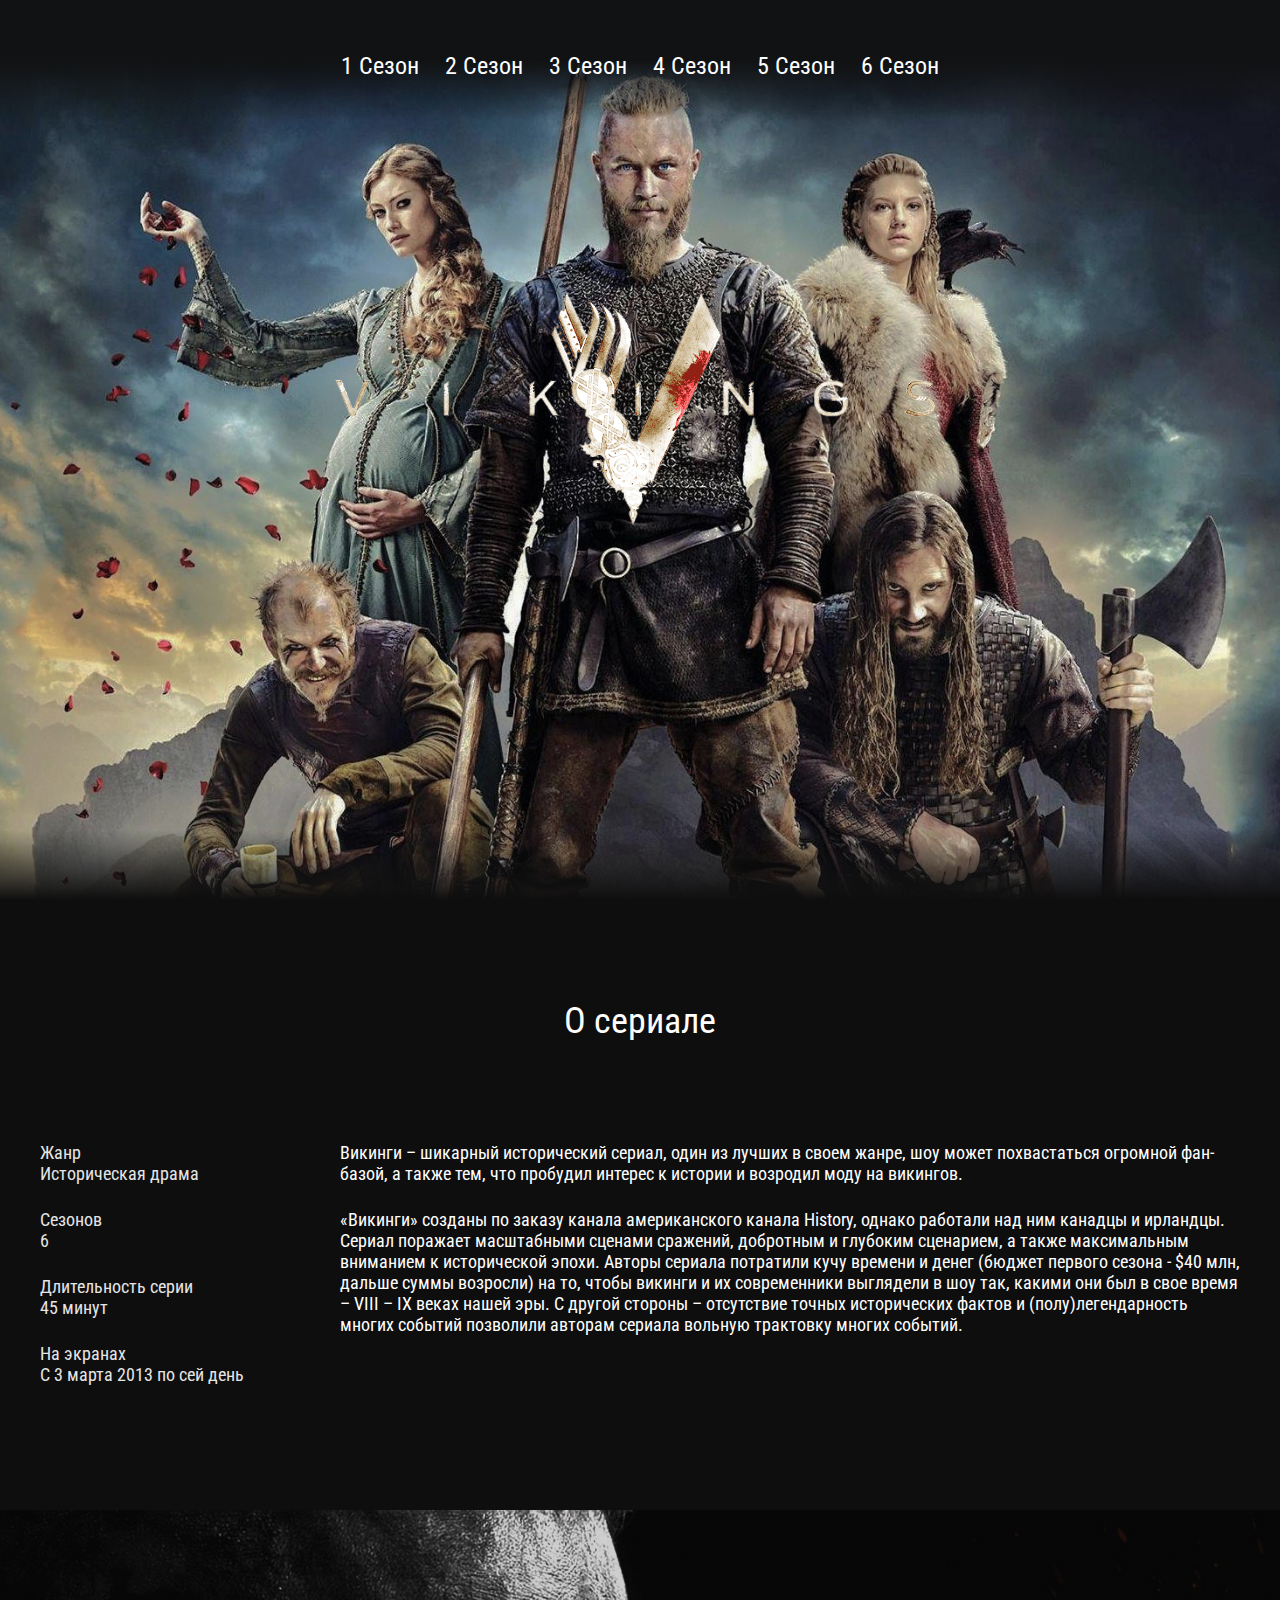
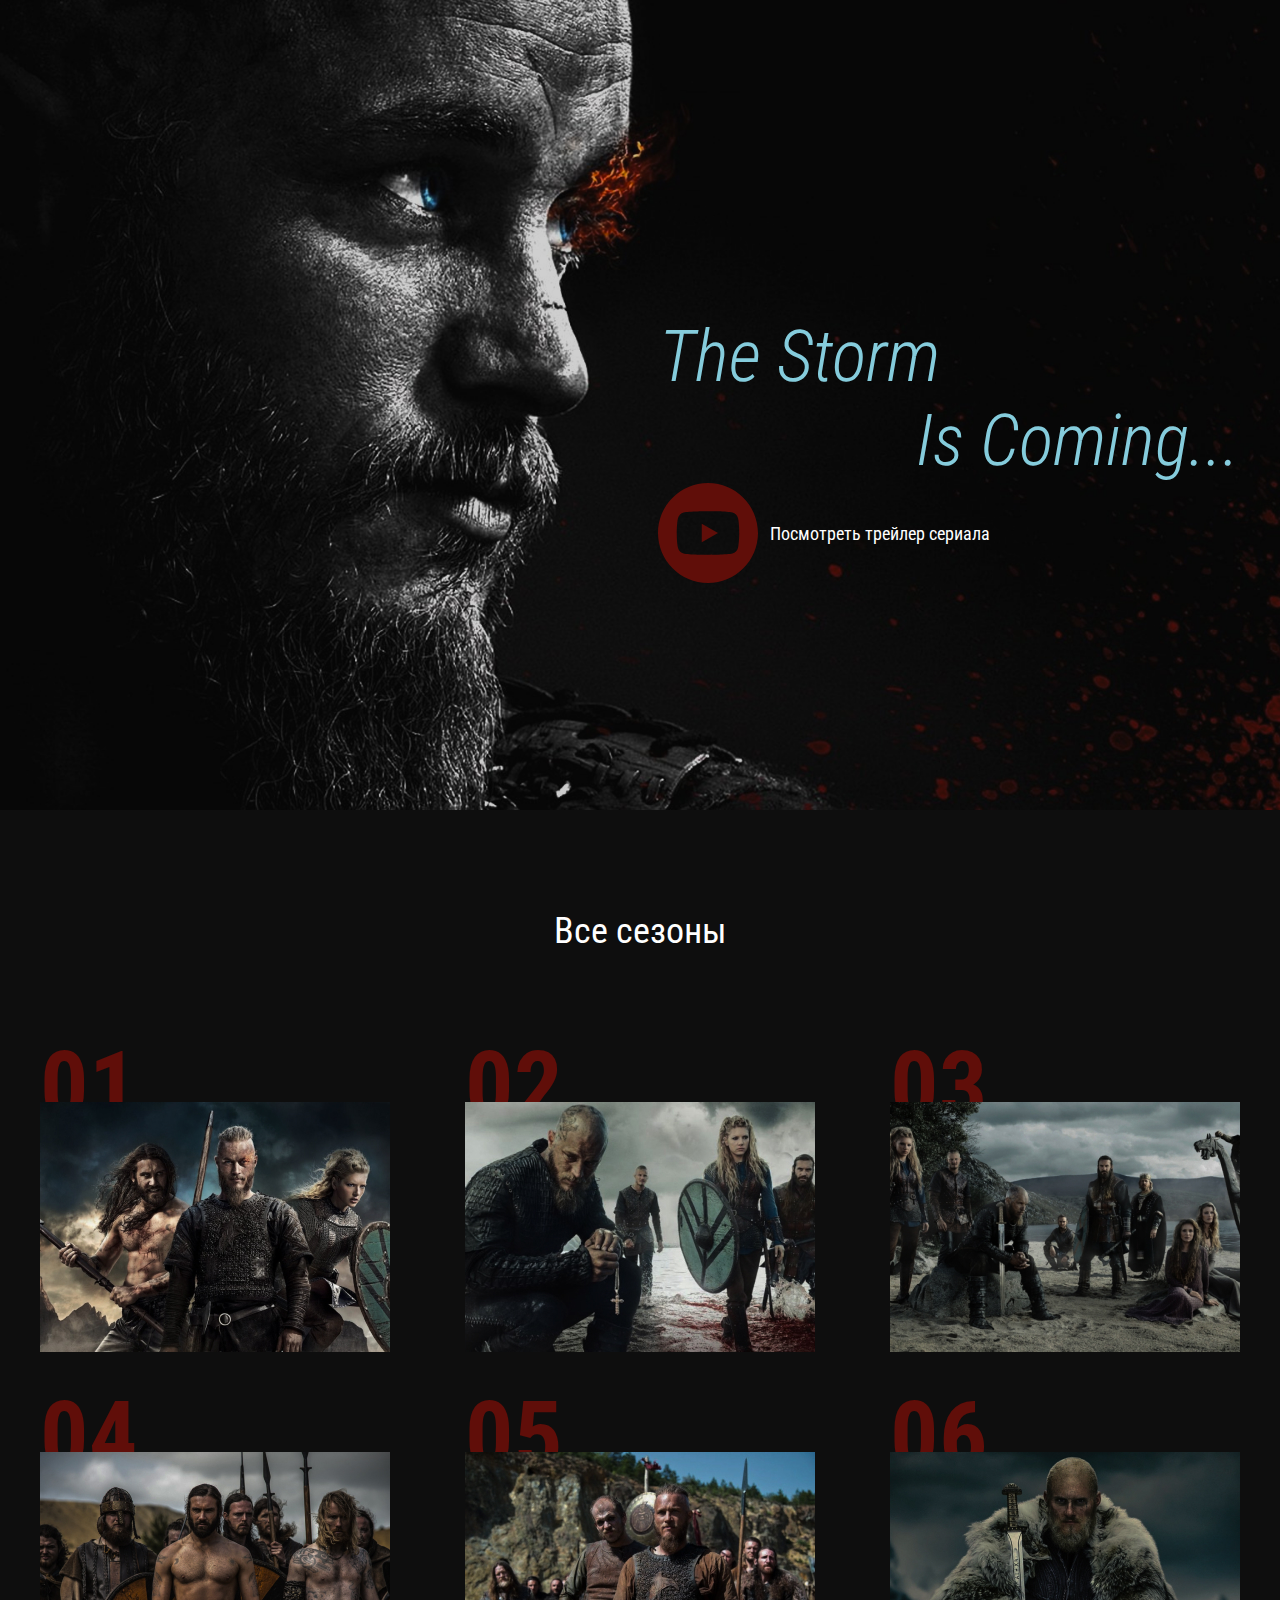
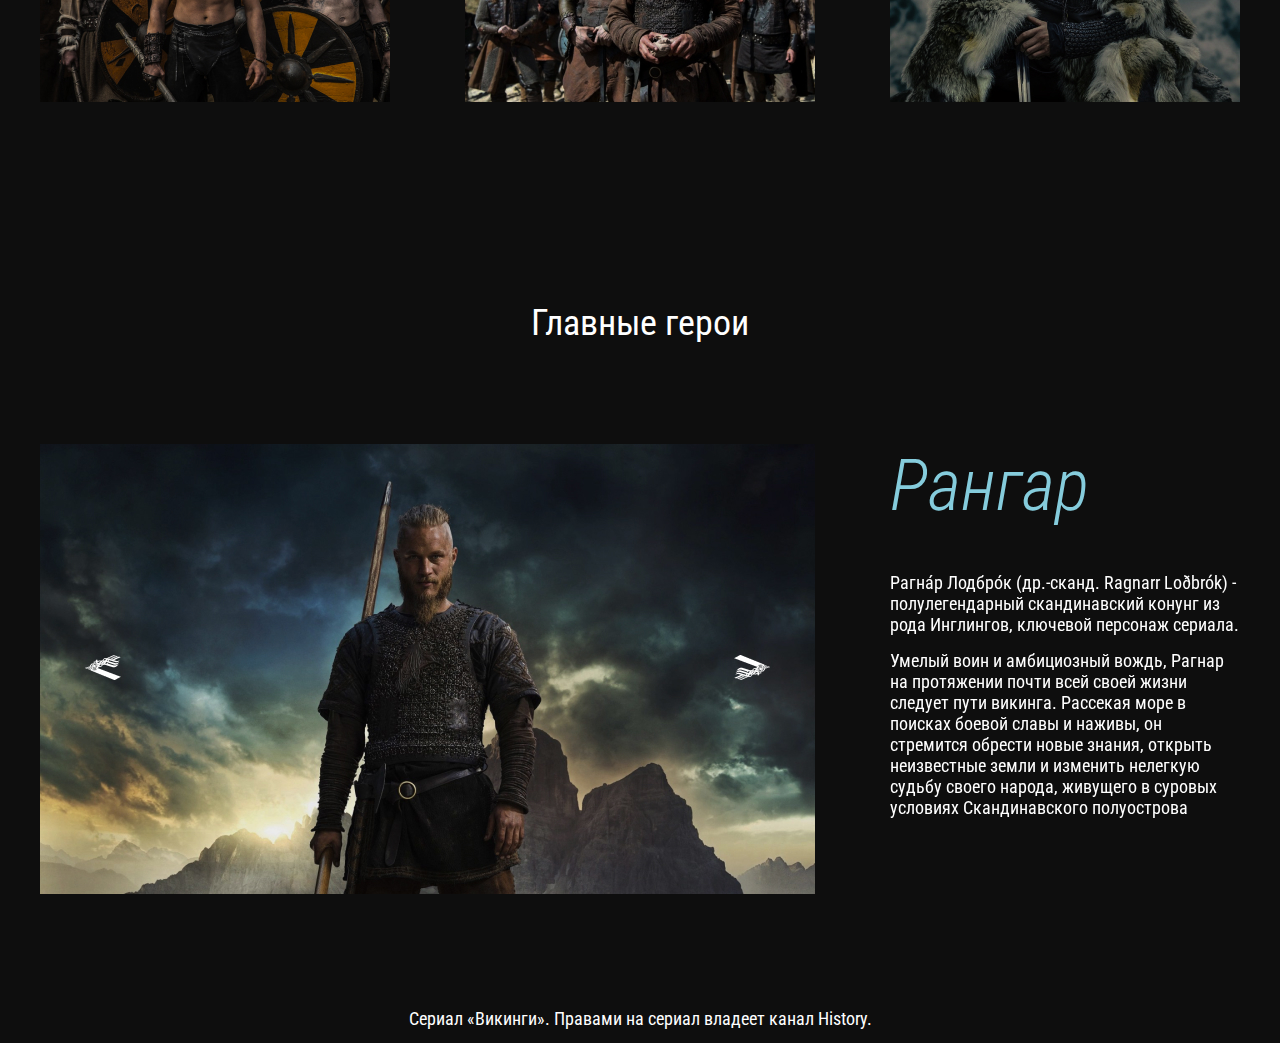
<file: vikings/index.html>
<!DOCTYPE html>
<html lang="ru">
<head>
  <meta charset="UTF-8">
  <meta name="viewport" content="width=device-width, initial-scale=1.0">
  <meta http-equiv="X-UA-Compatible" content="ie=edge">
  <title>Document</title>
  <link rel="preconnect" href="https://fonts.gstatic.com">
  <link href="https://fonts.googleapis.com/css2?family=Roboto+Condensed:ital,wght@0,400;0,700;1,300&display=swap" rel="stylesheet">
  <link rel="stylesheet" href="css/reset.css">
  <link rel="stylesheet" href="css/slick.css">
  <link rel="stylesheet" href="css/jquery.fancybox.css">
  <link rel="stylesheet" href="css/style.css">
</head>
<body>

  <header class="header">
    <nav class="menu">
      <button class="menu__btn">
        <span class="menu__btn-link"></span>
      </button>
      <ul class="menu__list">
        <li class="menu__list-item">
          <a class="menu__list-link"  href="season-1.html">1 Сезон</a>
        </li>
        <li class="menu__list-item">
          <a class="menu__list-link"  href="#">2 Сезон</a>
        </li>
        <li class="menu__list-item">
          <a class="menu__list-link"  href="#">3 Сезон</a>
        </li>
        <li class="menu__list-item">
          <a class="menu__list-link"  href="#">4 Сезон</a>
        </li>
        <li class="menu__list-item">
          <a class="menu__list-link"  href="#">5 Сезон</a>
        </li>
        <li class="menu__list-item">
          <a class="menu__list-link"  href="#">6 Сезон</a>
        </li>
      </ul>
    </nav>
    <div class="logo">
      <img class="logo__img" src="images/logo.png" alt="Логотип">
    </div>
  </header>

  <section class="about section-page">
    <div class="container">
      <h3 class="title">О сериале</h3>
      <div class="about__inner">
        <ul class="about__info">
          <li class="about__info-item">
            Жанр
            <span>Историческая драма</span>
          </li>
          <li class="about__info-item">
            Сезонов
            <span>6</span>
          </li>
          <li class="about__info-item">
            Длительность серии
            <span>45 минут</span>
          </li>
          <li class="about__info-item">
            На экранах
            <span>С 3 марта 2013 по сей день</span>
          </li>
        </ul>
        <div class="about__text">
          <p>Викинги – шикарный исторический сериал, один из лучших в своем жанре, шоу может похвастаться огромной фан-базой, а также тем, что пробудил интерес к истории и возродил моду на викингов.</p>
          <p>
            «Викинги» созданы по заказу канала американского канала History, однако работали над ним канадцы и ирландцы. Сериал поражает масштабными сценами сражений, добротным и глубоким сценарием, а также максимальным вниманием к исторической эпохи. Авторы сериала потратили кучу времени и денег (бюджет первого сезона - $40 млн, дальше суммы возросли) на то, чтобы викинги и их современники выглядели в шоу так, какими они был в свое время – VIII – IX веках нашей эры. С другой стороны – отсутствие точных исторических фактов и (полу)легендарность многих событий позволили авторам сериала вольную трактовку многих событий.
          </p>
        </div>
      </div>
    </div>
  </section>

  <section class="video">
    <div class="container">
      <h3 class="video__text">
        <span>The Storm</span>
        Is Coming...
      </h3>
      <a class="video__btn" data-fancybox href="https://youtu.be/NBb16wT5MEs">Посмотреть трейлер сериала</a>
    </div>
  </section>

  <section class="seasons section-page">
    <div class="container">
      <h3 class="title">Все сезоны</h3>
      <ol class="seasons__inner">
        <li class="seasons__item" style="background-image: url('images/seasons-image-1.jpg');">
          <a class="seasons__link" href="season-1.html">Смотреть</a>
        </li>
        <li class="seasons__item" style="background-image: url('images/seasons-image-2.jpg');">
          <a class="seasons__link" href="#">Смотреть</a>
        </li>
        <li class="seasons__item" style="background-image: url('images/seasons-image-3.jpg');">
          <a class="seasons__link" href="#">Смотреть</a>
        </li>
        <li class="seasons__item" style="background-image: url('images/seasons-image-4.jpg');">
          <a class="seasons__link" href="#">Смотреть</a>
        </li>
        <li class="seasons__item" style="background-image: url('images/seasons-image-5.jpg');">
          <a class="seasons__link" href="#">Смотреть</a>
        </li>
        <li class="seasons__item" style="background-image: url('images/seasons-image-6.jpg');">
          <a class="seasons__link" href="#">Смотреть</a>
        </li>
      </ol>
    </div>
  </section>

  <section class="heroes section-page">
    <div class="container">
      <h3 class="title">Главные герои</h3>
      <div class="heroes__inner">
        <div class="heroes__slider-img">
          <img class="heroes__images" src="images/hero-1.jpg" alt="">
          <img class="heroes__images" src="images/hero-1.jpg" alt="">
          <img class="heroes__images" src="images/hero-1.jpg" alt="">
        </div>
        <div class="heroes__slider-text">
          <div class="heroes__text">
            <h4 class="heroes__name">Рангар</h4>
            <p>Рагна́р Лодбро́к (др.-сканд. Ragnarr Loðbrók) - полулегендарный скандинавский конунг из рода Инглингов, ключевой персонаж сериала.</p>
            <p>Умелый воин и амбициозный вождь, Рагнар на протяжении почти всей своей жизни следует пути викинга. Рассекая море в поисках боевой славы и наживы, он стремится обрести новые знания, открыть неизвестные земли и изменить нелегкую судьбу своего народа, живущего в суровых условиях Скандинавского полуострова</p>
          </div>
          <div class="heroes__text">
            <h4 class="heroes__name">Рангар2</h4>
            <p>Рагна́р Лодбро́к (др.-сканд. Ragnarr Loðbrók) - полулегендарный скандинавский конунг из рода Инглингов, ключевой персонаж сериала.</p>
            <p>Умелый воин и амбициозный вождь, Рагнар на протяжении почти всей своей жизни следует пути викинга. Рассекая море в поисках боевой славы и наживы, он стремится обрести новые знания, открыть неизвестные земли и изменить нелегкую судьбу своего народа, живущего в суровых условиях Скандинавского полуострова</p>
          </div>
          <div class="heroes__text">
            <h4 class="heroes__name">Рангар3</h4>
            <p>Рагна́р Лодбро́к (др.-сканд. Ragnarr Loðbrók) - полулегендарный скандинавский конунг из рода Инглингов, ключевой персонаж сериала.</p>
            <p>Умелый воин и амбициозный вождь, Рагнар на протяжении почти всей своей жизни следует пути викинга. Рассекая море в поисках боевой славы и наживы, он стремится обрести новые знания, открыть неизвестные земли и изменить нелегкую судьбу своего народа, живущего в суровых условиях Скандинавского полуострова</p>
          </div>
        </div>
      </div>
    </div>
  </section>

  <footer class="footer">
    <div class="container">
      <p class="copy">Сериал «Викинги». Правами на сериал владеет канал History.</p>
    </div>
  </footer>

  <script src="https://ajax.googleapis.com/ajax/libs/jquery/3.4.1/jquery.min.js"></script>
  <script src="js/slick.min.js"></script>
  <script src="js/jquery.fancybox.min.js"></script>
  <script src="js/main.js"></script>
</body>
</html>
</file>
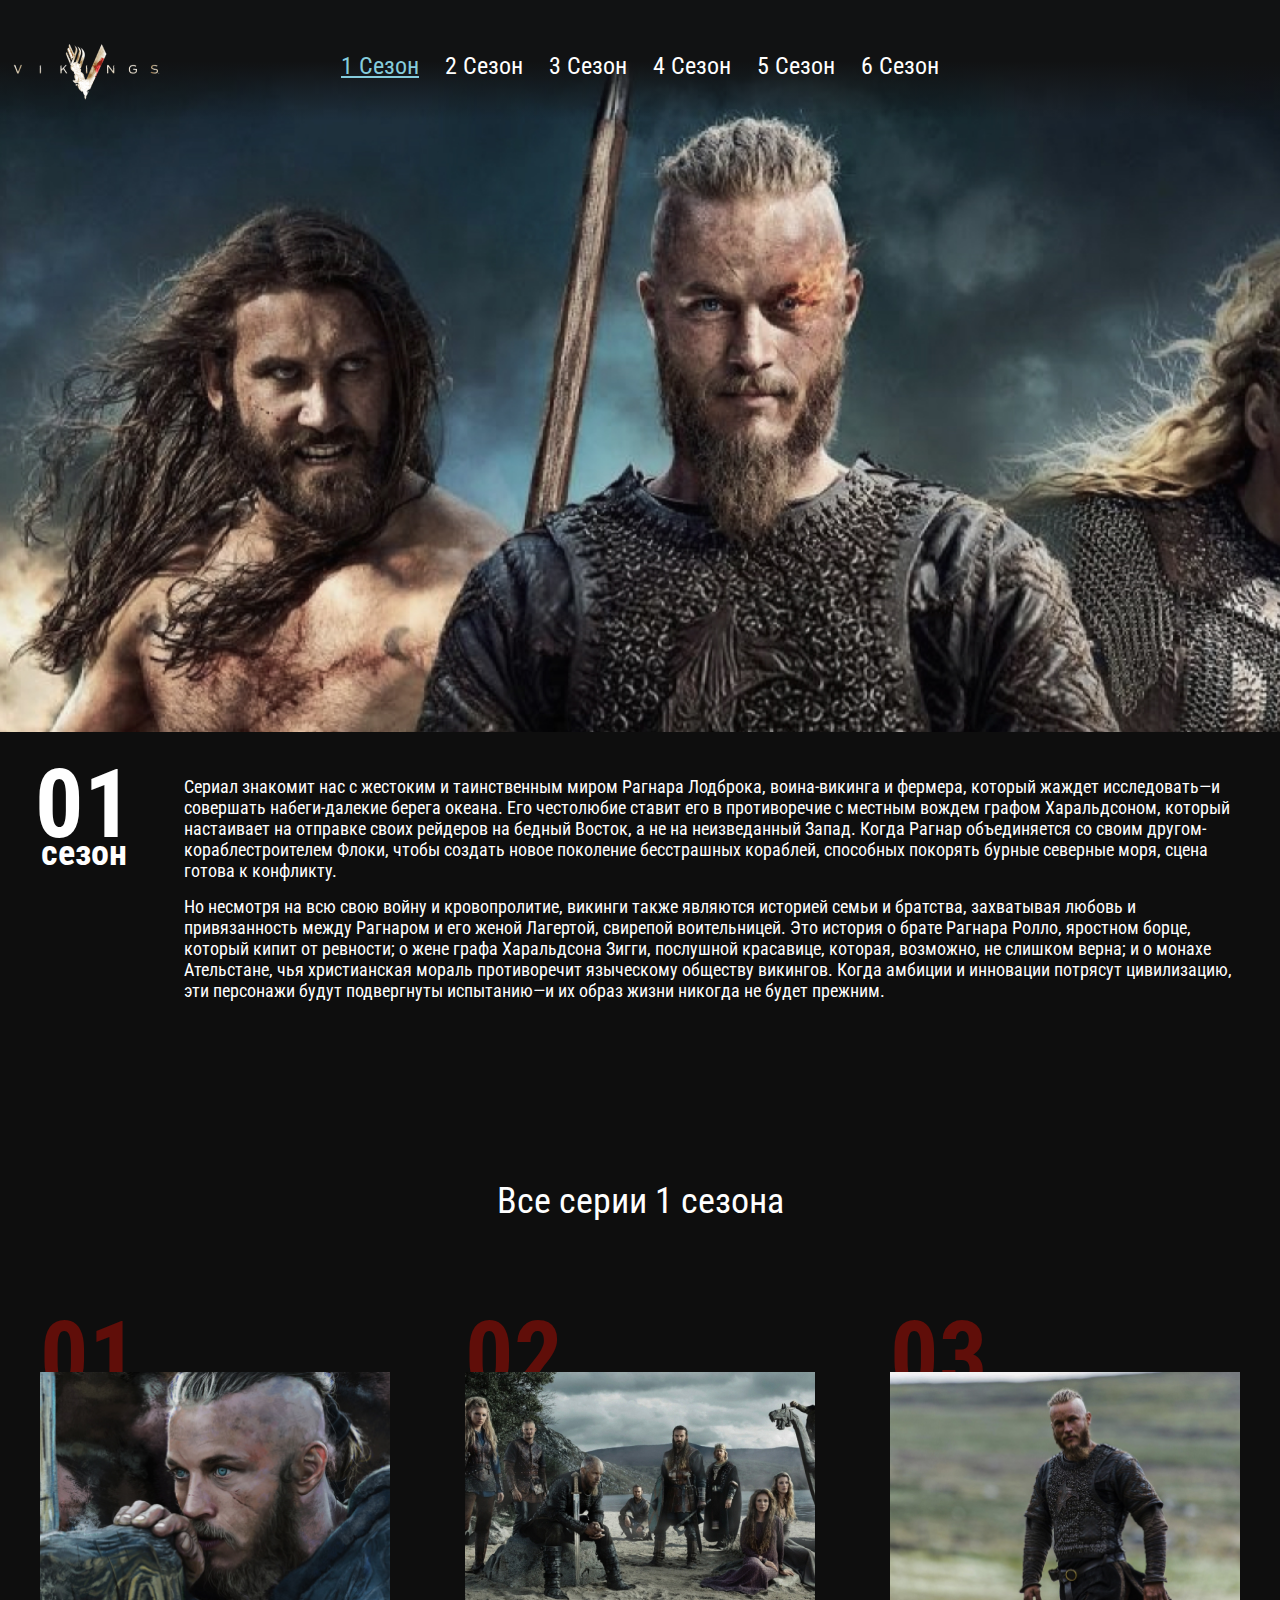
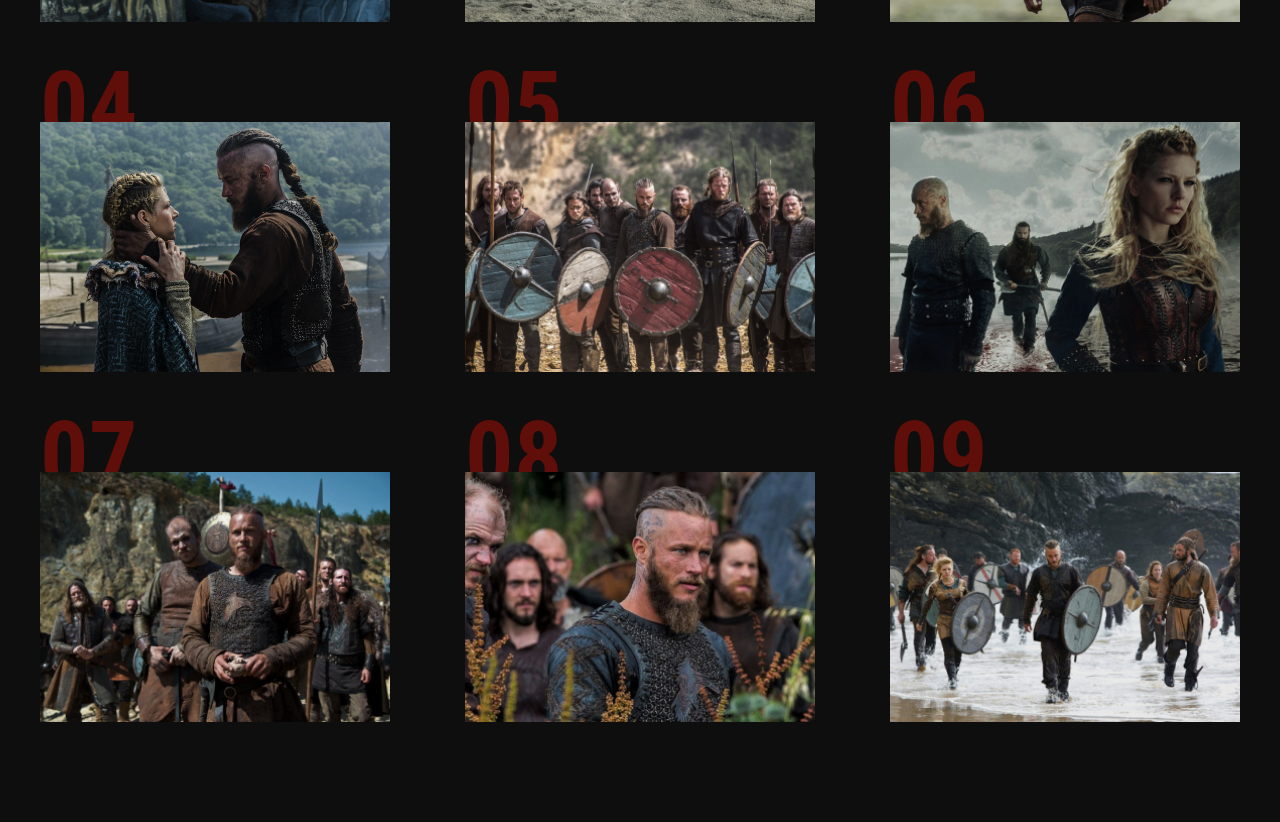
<file: vikings/season-1.html>
<!DOCTYPE html>
<html lang="ru">
<head>
    <meta charset="UTF-8">
    <meta name="viewport" content="width=device-width, initial-scale=1.0">
    <meta http-equiv="X-UA-Compatible" content="ie=edge">
    <title>Document</title>
    <link rel="preconnect" href="https://fonts.gstatic.com">
    <link href="https://fonts.googleapis.com/css2?family=Roboto+Condensed:ital,wght@0,400;0,700;1,300&display=swap" rel="stylesheet">
    <link rel="stylesheet" href="css/reset.css">
    <link rel="stylesheet" href="css/slick.css">
    <link rel="stylesheet" href="css/jquery.fancybox.css">
    <link rel="stylesheet" href="css/style.css">
</head>
<body>
<header class="page-header">
    <nav class="menu">
        <button class="menu__btn">
            <span></span>
        </button>
        <div class="menu__container">
            <a class="page-logo" href="index.html">
                <img src="images/logo1.png" alt="">
            </a>
            <ul class="menu__list">
                <li class="menu__list-item">
                    <a class="menu__list-link menu__list-link--active"  href="#">1 Сезон</a>
                </li>
                <li class="menu__list-item">
                    <a class="menu__list-link"  href="#">2 Сезон</a>
                </li>
                <li class="menu__list-item">
                    <a class="menu__list-link"  href="#">3 Сезон</a>
                </li>
                <li class="menu__list-item">
                    <a class="menu__list-link"  href="#">4 Сезон</a>
                </li>
                <li class="menu__list-item">
                    <a class="menu__list-link"  href="#">5 Сезон</a>
                </li>
                <li class="menu__list-item">
                    <a class="menu__list-link"  href="#">6 Сезон</a>
                </li>
            </ul>
        </div>
    </nav>
    <div class="season-info">
        <div class="season-info__num">
            01
            <span>сезон</span>
        </div>
        <div class="season-info__text">
            <p>Сериал знакомит нас с жестоким и таинственным миром Рагнара Лодброка, воина-викинга и фермера, который жаждет исследовать—и совершать набеги-далекие берега океана. Его честолюбие ставит его в противоречие с местным вождем графом Харальдсоном, который настаивает на отправке своих рейдеров на бедный Восток, а не на неизведанный Запад. Когда Рагнар объединяется со своим другом-кораблестроителем Флоки, чтобы создать новое поколение бесстрашных кораблей, способных покорять бурные северные моря, сцена готова к конфликту.</p>
            <p>Но несмотря на всю свою войну и кровопролитие, викинги также являются историей семьи и братства, захватывая любовь и привязанность между Рагнаром и его женой Лагертой, свирепой воительницей. Это история о брате Рагнара Ролло, яростном борце, который кипит от ревности; о жене графа Харальдсона Зигги, послушной красавице, которая, возможно, не слишком верна; и о монахе Ательстане, чья христианская мораль противоречит языческому обществу викингов. Когда амбиции и инновации потрясут цивилизацию, эти персонажи будут подвергнуты испытанию—и их образ жизни никогда не будет прежним.</p>
        </div>
    </div>
</header>
<section class="seasons section-page">
    <div class="container">
        <h3 class="title">Все серии 1 сезона</h3>
        <ol class="seasons__inner">
            <li class="seasons__item" style="background-image: url('images/series-images-1.jpg');">
                <a class="seasons__link" data-fancybox="gallery" href="https://youtu.be/NBb16wT5MEs?autoplay=0">Смотреть</a>
            </li>
            <li class="seasons__item" style="background-image: url('images/series-images-2.jpg');">
                <a class="seasons__link" data-fancybox="gallery" href="https://youtu.be/NBb16wT5MEs?autoplay=0">Смотреть</a>
            </li>
            <li class="seasons__item" style="background-image: url('images/series-images-3.jpg');">
                <a class="seasons__link" data-fancybox="gallery" href="https://youtu.be/NBb16wT5MEs?autoplay=0">Смотреть</a>
            </li>
            <li class="seasons__item" style="background-image: url('images/series-images-4.jpg');">
                <a class="seasons__link" data-fancybox="gallery" href="https://youtu.be/NBb16wT5MEs?autoplay=0">Смотреть</a>
            </li>
            <li class="seasons__item" style="background-image: url('images/series-images-5.jpg');">
                <a class="seasons__link" data-fancybox="gallery" href="https://youtu.be/NBb16wT5MEs?autoplay=0">Смотреть</a>
            </li>
            <li class="seasons__item" style="background-image: url('images/series-images-6.jpg');">
                <a class="seasons__link" data-fancybox="gallery" href="https://youtu.be/NBb16wT5MEs?autoplay=0">Смотреть</a>
            </li>
            <li class="seasons__item" style="background-image: url('images/series-images-7.jpg');">
                <a class="seasons__link" data-fancybox="gallery" href="https://youtu.be/NBb16wT5MEs?autoplay=0">Смотреть</a>
            </li>
            <li class="seasons__item" style="background-image: url('images/series-images-8.jpg');">
                <a class="seasons__link" data-fancybox="gallery" href="https://youtu.be/NBb16wT5MEs?autoplay=0">Смотреть</a>
            </li>
            <li class="seasons__item" style="background-image: url('images/series-images-9.jpg');">
                <a class="seasons__link" data-fancybox="gallery" href="https://youtu.be/NBb16wT5MEs?autoplay=0">Смотреть</a>
            </li>
        </ol>
    </div>
</section>


<script src="https://ajax.googleapis.com/ajax/libs/jquery/3.4.1/jquery.min.js"></script>
<script src="js/slick.min.js"></script>
<script src="js/jquery.fancybox.min.js"></script>
<script src="js/main.js"></script>
</body>
</html>
</file>
<file: vikings/css/style.css>
*{
    box-sizing: border-box;
}

body{
    background-color: #0E0E0E;
    color: #fff;
    font-weight: 400;
    font-family: 'Roboto Condensed', sans-serif;
    font-size: 18px;
    line-height: 21px;
}

a{
    color: inherit;
    text-decoration: none;
}

ul{
    list-style: none;
}

.container{
    max-width: 1230px;
    padding: 0 15px;
    margin: 0 auto;
}

.section-page{
    padding: 100px 0;
}

.title{
    text-align: center;
    margin-bottom: 100px;
    font-size: 36px;
    line-height: 42px;
    font-weight: 400;
}

.header{
    background-image: url('../images/header-bg.jpg');
    height: 100vh;
    background-repeat: no-repeat;
    background-size: cover;
    background-position: center 50px;
    text-align: center;
    position: relative;
}

.header::after{
    content: "";
    position: absolute;
    height: 70px;
    bottom: 0;
    width: 100%;
    background: linear-gradient(180deg, #0E0E0E 0%, rgba(17, 17, 17, 0.850295) 16.53%, rgba(32, 31, 33, 0) 100%);
    transform: rotate(180deg);
    left: 0;
}

.menu{
    position: relative;
    padding: 50px 0 58px;
    background: linear-gradient(180deg, #111213 0%, #111213 43.62%, rgba(32, 31, 33, 0) 86.33%);
}

.menu__btn{
    display: none;
}

.menu__list{
    display: flex;
    justify-content: center;
}

.menu__list-item{
    padding: 0 13px;
}

.menu__list-link{
    font-size: 36px;
    line-height: 42px;
}

.menu__list-link:hover, .menu__list-link--active{
    color: #85CCDC;
    text-decoration: underline;
}

.logo{
    padding-top: 17vh;
}

.about__inner{
    display: flex;
}

.about__info{
    width: 375px;
    margin-right: 50px;
    flex: none;
}

.about__info-item{
    margin-bottom: 25px;
    color: #E5E5E5;
}

.about__info-item span{
    display: block;
}

.about__text p{
    margin-bottom: 25px;
}

.video{
    background-image: url('../images/video-bg.jpg');
    height: 100vh;
    background-repeat: no-repeat;
    background-size: cover;
    background-position: center center;
    text-align: right;
}

.video__text{
    font-style: italic;
    font-weight: 300;
    font-size: 72px;
    line-height: 84px;
    color: #85CCDC;
    padding-top: 45vh;
    margin-bottom: 40px;
}

.video__text span{
    display: block;
    padding-right: 300px;
}

.video__btn{
    padding-left: 112px;
    position: relative;
    margin-right: 250px;
}

.video__btn::before{
    content: "";
    position: absolute;
    width: 100px;
    height: 100px;
    left: 0;
    background-image: url('../images/youtube-btn.svg');
    top: -40px;
}

.seasons__inner{
    display: grid;
    grid-template-columns: repeat(auto-fill, minmax(284px, 1fr));
    grid-gap: 100px 75px;
    counter-reset: number;
    padding-top: 50px;
}

.seasons__item{
    height: 250px;
    background-image: url('../images/seasons-image-2.jpg');
    background-repeat: no-repeat;
    background-size: cover;
    background-position: center center;
    list-style: none;
    position: relative;
    display: flex;
    justify-content: center;
    align-items: center;
}

.seasons__item:hover .seasons__link{
    opacity: 1;
}

.seasons__item::before{
    content: "0" counter(number);
    counter-increment: number;
    position: absolute;
    font-weight: bold;
    font-size: 96px;
    line-height: 112px;
    color: #600E09;
    left: 0;
    top: -72px;
    z-index: -1;
}

.seasons__item:nth-child(n+10)::before{
    content: counter(number);
}

.seasons__item:hover::after{
    content: "";
    position: absolute;
    top: 0;
    left: 0;
    right: 0;
    bottom: 0;
    background: rgba(14, 14, 14, 0.8);
}

.seasons__link{
    font-size: 36px;
    line-height: 42px;
    padding: 12px 78px 11px;
    background-color: #0e0e0e;
    opacity: 0;
    transition: all .3s;
    z-index: 2;
}

.heroes__inner{
    display: flex;
    justify-content: space-between;
}

.heroes__slider-img{
    max-width: 775px;
}

.heroes__slider-text{
    max-width: 350px;
}

.slick-btn{
    position: absolute;
    top: 50%;
    transform: translateY(-50%);
    border: none;
    background-color: transparent;
    z-index: 5;
    cursor: pointer;
    outline: none;
}

.slick-prev{
    left: 38px;
}

.slick-next{
    right: 38px;
}

.heroes__name{
    font-style: italic;
    font-weight: 300;
    font-size: 72px;
    line-height: 84px;
    color: #85CCDC;
    margin-bottom: 44px;
}

.heroes__text p{
    margin-bottom: 15px;
}

.copy{
    padding: 14px 0 14px;
    text-align: center;
}



/* START SEASON 1 */
.page-header{
    background-image: url("../images/season-1-bg.jpg");
    background-repeat: no-repeat;
    background-position: center center;
    background-size: cover;
    height: 90vh;
    position: relative;
}

.menu__container{
    max-width: 1385px;
    margin: 0 auto;
    position: relative;
}

.page-logo{
    position: absolute;
    left: 0;
}

.season-info{
    position: absolute;
    max-width: 1385px;
    display: flex;
    padding: 44px 47px 64px 35px;
    background-color: #0e0e0e;
    left: 0;
    right: 0;
    bottom: 0;
    margin: 0 auto;
}

.season-info__num{
    font-weight: bold;
    font-size: 96px;
    line-height: 56px;
    text-align: center;
    margin-right: 51px;
}

.season-info__num span{
    display: block;
    font-size: 36px;
    line-height: 42px;
}

.season-info__text p{
    margin-bottom: 15px;
}

/* END SEASON 1 */

/* START MEDIA */

@media (max-width: 1420px){
    .page-logo{
        left: 10px;
        top: -6px;
    }
}

@media (max-width: 1366px) {
    .logo__img{
        width: 50%;
    }

    .menu__list-link{
        font-size: 24px;
        line-height: 32px;
    }

    .about__info{
        width: 250px;
    }

    .page-header{
        height: 120vh;
    }
}

@media (max-width: 1200px){
    .heroes__inner{
        display: block;
    }

    .heroes__slider-text{
        max-width: 100%;
        padding-top: 50px;
    }

    .heroes__slider-img{
        max-width: 100%;
    }
}

@media (max-width: 1088px){
    .seasons__item{
        height: 340px;
    }
}

@media (max-width: 992px){
    .page-logo{
        display: none;
    }
}

@media (max-width: 768px){
    .about__inner{
        display: block;
        font-size: 28px;
        line-height: 36px;
    }

    .section-page{
        padding: 50px 0;
    }

    .title{
        margin-bottom: 50px;
    }

    body{
        font-size: 16px;
        line-height: 19px;
    }

    .video__text{
        font-size: 48px;
        line-height: 56px;
    }

    .video__text span{
        padding-right: 200px;
    }

    .video__btn{
        margin-right: 0;
        padding-left: 62px;
    }

    .video__btn::before{
        width: 50px;
        height: 50px;
        background-size: cover;
        top: -16px;
    }

    .seasons__inner{
        grid-gap: 80px 35px;
    }

    .heroes__name{
        font-size: 46px;
        line-height: 56px;
        margin-bottom: 25px;
    }

    .season-info{
        display: block;
        padding: 30px 10px 0 10px;
    }

    .season-info__num{
        text-align: left;
        font-size: 50px;
        line-height: 26px;
        margin-bottom: 15px;
    }

    .season-info__num span{
        font-size: 25px;
        line-height: 32px;
    }
}

@media (max-width: 640px) {
    .menu{
        padding: 0;
        text-align: center;
        background: linear-gradient(180deg, #111213 0%, #111213 10%, rgba(32, 31, 33, 0) 86.33%);
    }

    .menu__list{
        display: block;
        transform: translateY(-130%);
        transition: all .3s;
    }

    .menu__list.menu__list--active{
        transform: translateY(0%);
        padding: 100px 0 50px;
        background-color: #0e0e0e;
    }

    .menu__list-link{
        display: block;
        padding: 10px 0;
    }

    .logo{
        padding-top: 21vh;
    }

    .page-logo{
        display: block;
        z-index: 10;
        top: 21px;
    }

    .menu__btn{
        width: 50px;
        height: 40px;
        cursor: pointer;
        position: absolute;
        right: 10px;
        top: 20px;
        z-index: 10;
        display: flex;
        align-items: center;
        background-color: transparent;
        border: 0;
        padding: 0;
    }

    .menu__btn span{
        background-color: #fff;
        height: 3px;
        width: 54%;
    }

    .menu__btn::after, .menu__btn::before{
        content: "";
        width: 100%;
        height: 3px;
        background-color: #fff;
        position: absolute;
    }

    .menu__btn::before{
        content: "";
        top: 0;
        left: 0;
    }

    .menu__btn::after{
        content: "";
        bottom: 0;
        left: 0;
        width: 75%;
    }

    .page-header{
        height: 160vh;
    }
}

@media (max-width: 414px){
    .seasons__item{
        height: 203px;
    }
}

@media (max-width: 375px){
    .page-header{
        height: 200vh;
    }
}






/* END MEDIA */
</file>
